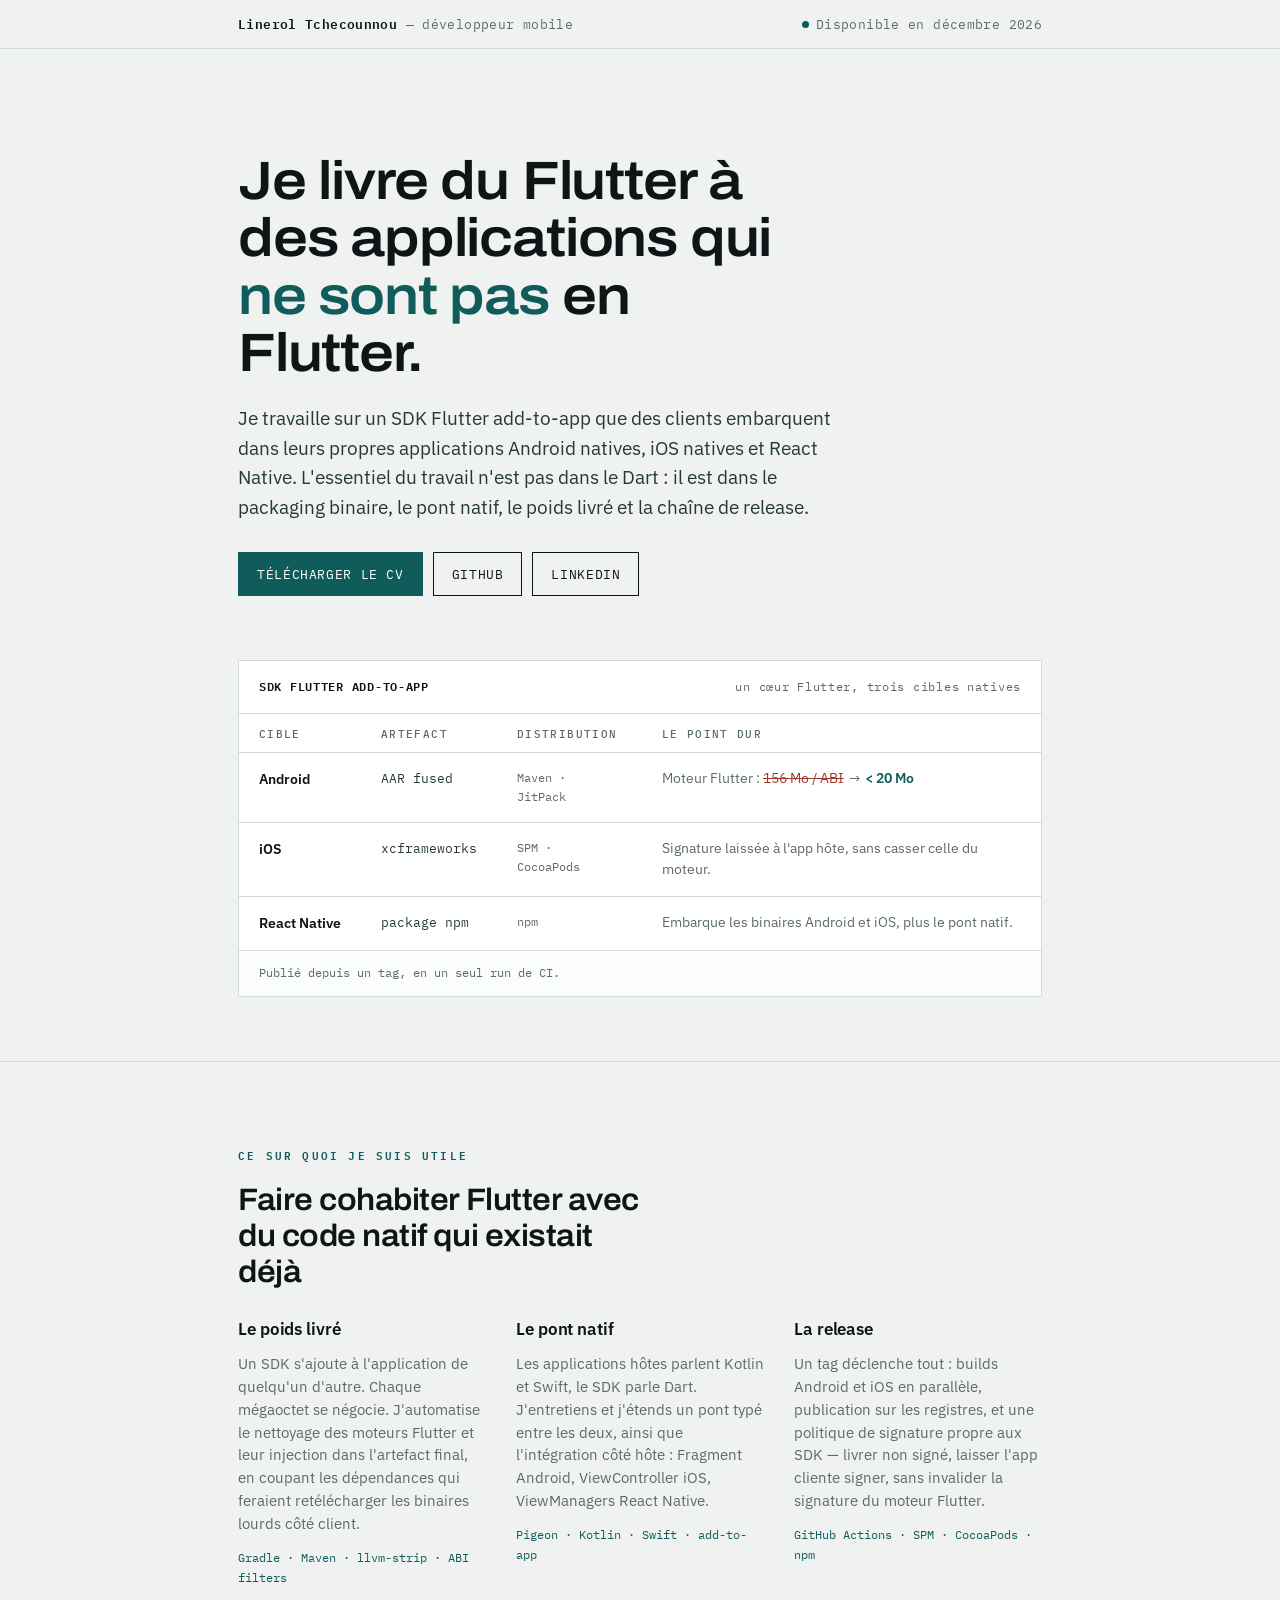
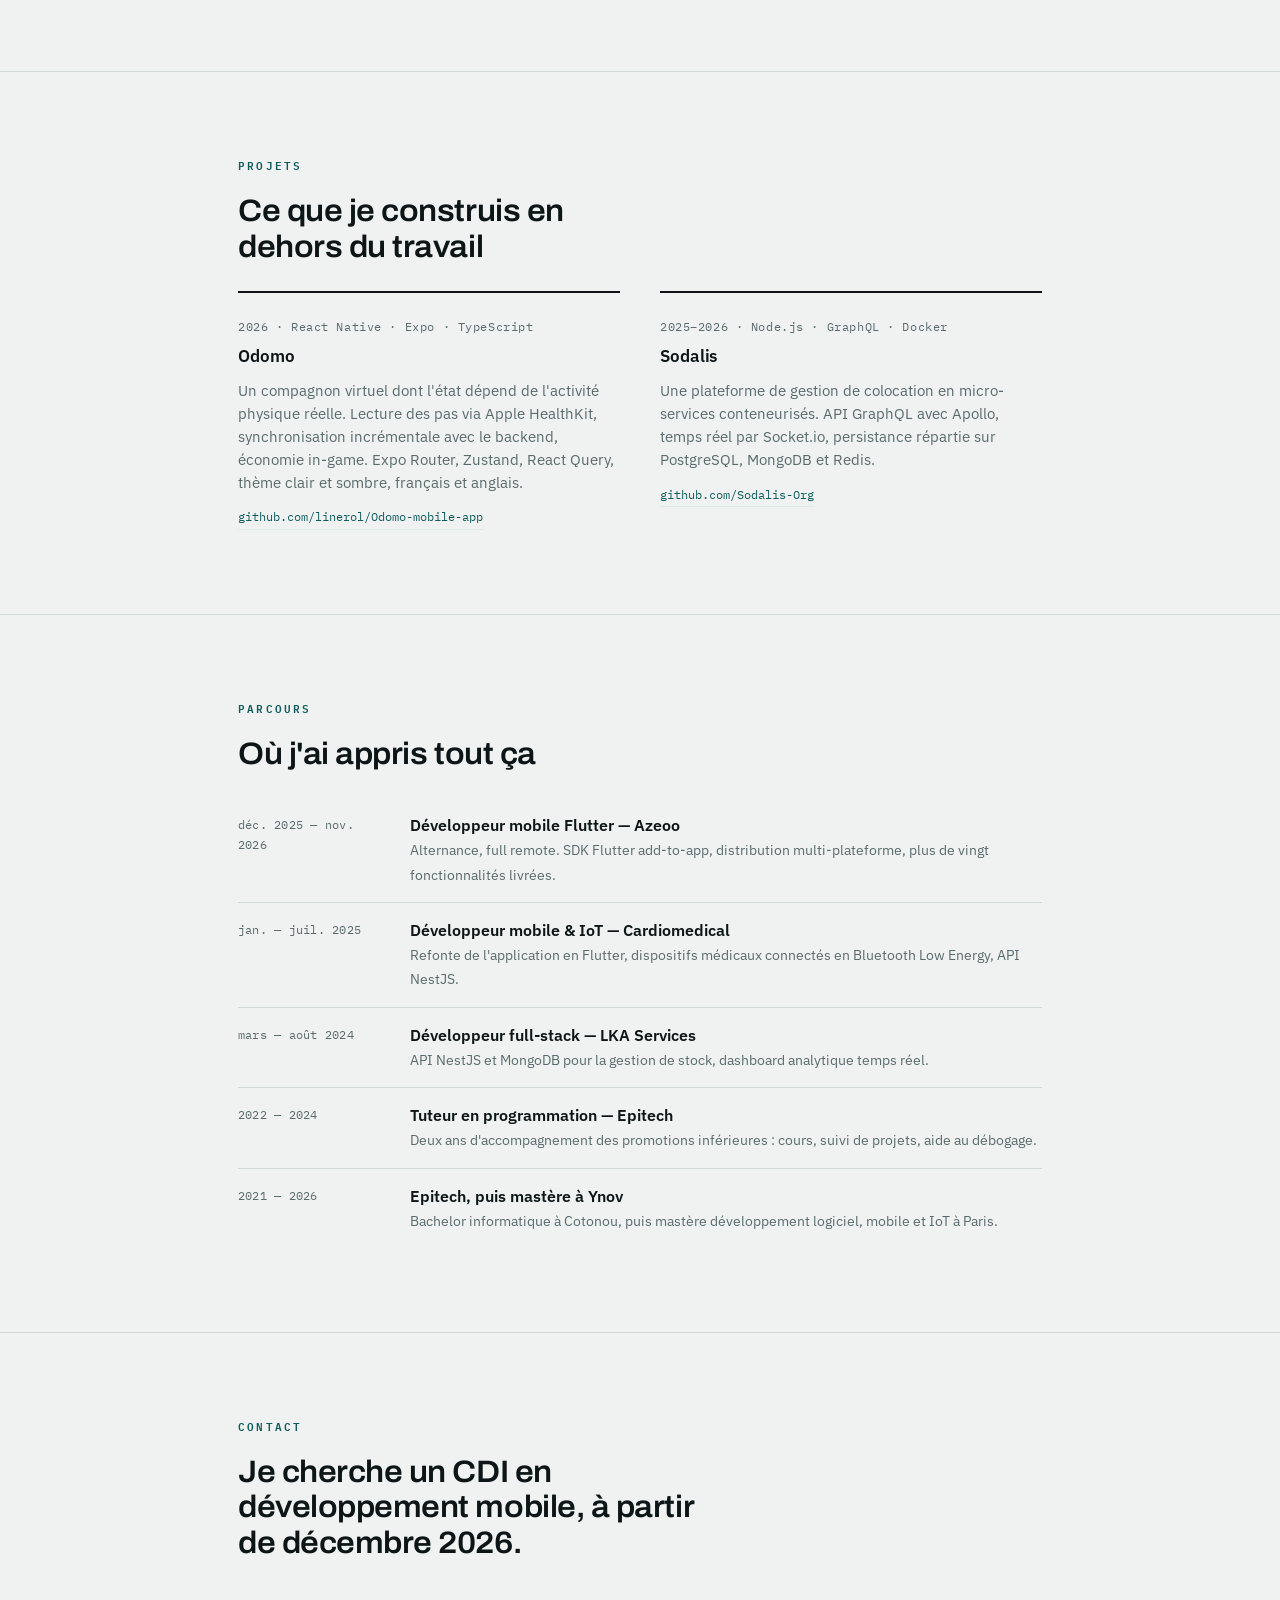
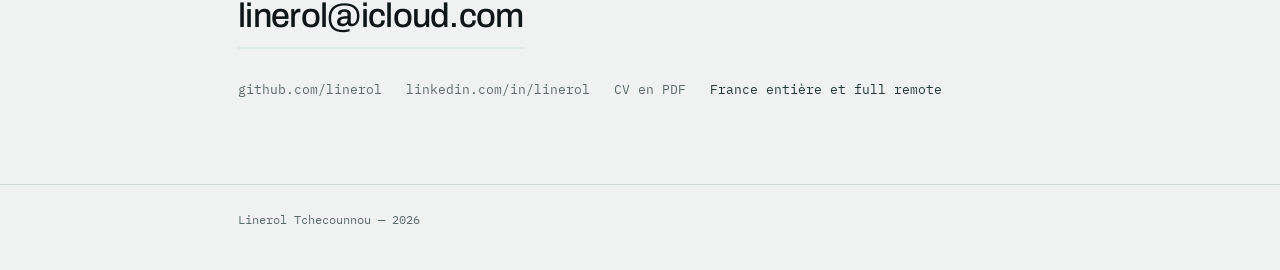
<file: index.html>
<!DOCTYPE html>
<html lang="fr">
<head>
<meta charset="utf-8">
<meta name="viewport" content="width=device-width, initial-scale=1">
<title>Linerol Tchecounnou — Développeur mobile, SDK Flutter</title>
<meta name="description" content="Développeur mobile. Je travaille sur un SDK Flutter add-to-app embarqué dans des applications Android, iOS et React Native.">
<meta property="og:title" content="Linerol Tchecounnou — Développeur mobile, SDK Flutter">
<meta property="og:description" content="Je livre du Flutter à des applications qui ne sont pas en Flutter.">
<meta property="og:type" content="website">
<link rel="preconnect" href="https://fonts.googleapis.com">
<link rel="preconnect" href="https://fonts.gstatic.com" crossorigin>
<link href="https://fonts.googleapis.com/css2?family=Archivo:wdth,wght@75..125,400..700&family=IBM+Plex+Mono:wght@400;500;600&family=IBM+Plex+Sans:wght@300;400;500;600&display=swap" rel="stylesheet">
<style>
  :root{
    --paper:#EFF2F1;
    --card:#FFFFFF;
    --ink:#0D1517;
    --body:#26383A;
    --muted:#5B6A6C;
    --hair:#D2DAD9;
    --teal:#0F5C5B;
    --teal-soft:#DFEBEA;
    --rust:#A2382C;

    --display:"Archivo",-apple-system,BlinkMacSystemFont,"Segoe UI",sans-serif;
    --sans:"IBM Plex Sans",-apple-system,BlinkMacSystemFont,"Segoe UI",sans-serif;
    --mono:"IBM Plex Mono",ui-monospace,SFMono-Regular,Menlo,Consolas,monospace;

    --wrap:900px;
    --gut:clamp(20px,5vw,48px);
  }

  *{box-sizing:border-box;margin:0;padding:0;}

  html{scroll-behavior:smooth;}
  @media (prefers-reduced-motion:reduce){
    html{scroll-behavior:auto;}
    *,*::before,*::after{animation:none!important;transition:none!important;}
  }

  body{
    background:var(--paper);
    color:var(--body);
    font-family:var(--sans);
    font-size:clamp(15px,1.05vw,16.5px);
    line-height:1.62;
    -webkit-font-smoothing:antialiased;
  }

  .wrap{max-width:var(--wrap);margin:0 auto;padding:0 var(--gut);}

  a{color:inherit;}
  a:focus-visible,button:focus-visible{outline:2px solid var(--teal);outline-offset:3px;border-radius:2px;}

  .mono{font-family:var(--mono);}

  /* ---------- top bar ---------- */
  .bar{
    border-bottom:1px solid var(--hair);
    position:sticky;top:0;z-index:20;
    background:rgba(239,242,241,.88);
    backdrop-filter:blur(8px);
  }
  .bar .wrap{
    display:flex;justify-content:space-between;align-items:center;
    gap:16px;padding-top:14px;padding-bottom:14px;
    font-family:var(--mono);font-size:12.5px;letter-spacing:.03em;
  }
  .bar .who{font-weight:600;color:var(--ink);text-decoration:none;}
  .bar .who span{color:var(--muted);font-weight:400;}
  .avail{display:inline-flex;align-items:center;gap:7px;color:var(--muted);white-space:nowrap;}
  .dot{
    width:7px;height:7px;border-radius:50%;background:var(--teal);
    box-shadow:0 0 0 0 rgba(15,92,91,.45);
    animation:pulse 2.6s ease-out infinite;
  }
  @keyframes pulse{
    0%{box-shadow:0 0 0 0 rgba(15,92,91,.45);}
    70%{box-shadow:0 0 0 7px rgba(15,92,91,0);}
    100%{box-shadow:0 0 0 0 rgba(15,92,91,0);}
  }

  /* ---------- hero ---------- */
  .hero{padding:clamp(48px,9vw,104px) 0 clamp(36px,6vw,64px);}

  h1{
    font-family:var(--display);
    font-variation-settings:"wdth" 112;
    font-weight:600;
    font-size:clamp(30px,5.2vw,54px);
    line-height:1.06;
    letter-spacing:-.022em;
    color:var(--ink);
    max-width:16ch;
  }
  h1 em{font-style:normal;color:var(--teal);}

  .lede{
    margin-top:22px;
    font-size:clamp(16px,1.5vw,19px);
    line-height:1.55;
    color:var(--body);
    max-width:56ch;
  }

  .actions{display:flex;flex-wrap:wrap;gap:10px;margin-top:30px;}
  .btn{
    font-family:var(--mono);font-size:12.5px;letter-spacing:.05em;
    text-transform:uppercase;text-decoration:none;
    padding:11px 18px;border:1px solid var(--ink);color:var(--ink);
    background:transparent;transition:background .18s ease,color .18s ease;
  }
  .btn:hover{background:var(--ink);color:var(--paper);}
  .btn.solid{background:var(--teal);border-color:var(--teal);color:#fff;}
  .btn.solid:hover{background:#0B4746;border-color:#0B4746;}

  /* ---------- artifact card (signature) ---------- */
  .artifact{
    background:var(--card);
    border:1px solid var(--hair);
    margin-top:clamp(40px,6vw,64px);
  }
  .artifact-head{
    display:flex;justify-content:space-between;align-items:baseline;
    gap:14px;flex-wrap:wrap;
    padding:16px 20px;border-bottom:1px solid var(--hair);
    font-family:var(--mono);font-size:12px;letter-spacing:.06em;
  }
  .artifact-head .t{color:var(--ink);font-weight:600;text-transform:uppercase;}
  .artifact-head .n{color:var(--muted);}

  table{width:100%;border-collapse:collapse;}
  th{
    text-align:left;font-family:var(--mono);font-size:10.5px;font-weight:500;
    letter-spacing:.13em;text-transform:uppercase;color:var(--muted);
    padding:12px 20px 9px;border-bottom:1px solid var(--hair);
  }
  td{
    padding:15px 20px;border-bottom:1px solid var(--hair);
    font-size:14px;vertical-align:top;
  }
  tr:last-child td{border-bottom:0;}
  td.plat{font-weight:600;color:var(--ink);white-space:nowrap;}
  td.art{font-family:var(--mono);font-size:12.5px;color:var(--body);}
  td.reg{font-family:var(--mono);font-size:12px;color:var(--muted);}
  td.note{color:var(--muted);font-size:13.5px;}

  .was{color:var(--rust);text-decoration:line-through;text-decoration-thickness:1px;}
  .now{color:var(--teal);font-weight:600;}
  .arrow{color:var(--muted);margin:0 5px;}

  .artifact-foot{
    padding:13px 20px;
    font-family:var(--mono);font-size:11.5px;color:var(--muted);
    border-top:1px solid var(--hair);background:#FBFCFC;
  }

  /* ---------- sections ---------- */
  section{padding:clamp(46px,7vw,84px) 0;border-top:1px solid var(--hair);}

  .eyebrow{
    font-family:var(--mono);font-size:11px;font-weight:600;
    letter-spacing:.2em;text-transform:uppercase;color:var(--teal);
    margin-bottom:20px;
  }
  h2{
    font-family:var(--display);font-variation-settings:"wdth" 106;
    font-weight:600;font-size:clamp(22px,3vw,31px);line-height:1.15;
    letter-spacing:-.015em;color:var(--ink);margin-bottom:26px;max-width:22ch;
  }
  h3{
    font-family:var(--sans);font-weight:600;font-size:17px;
    color:var(--ink);letter-spacing:-.005em;
  }

  .grid3{display:grid;gap:30px;grid-template-columns:repeat(3,1fr);}
  .cell p{margin-top:9px;font-size:14.5px;line-height:1.58;color:var(--muted);}
  .cell .tags{
    margin-top:12px;font-family:var(--mono);font-size:11.5px;
    line-height:1.7;color:var(--teal);
  }

  /* projects */
  .proj{
    display:grid;grid-template-columns:1fr 1fr;gap:30px 40px;
  }
  .proj article{border-top:2px solid var(--ink);padding-top:16px;}
  .proj .meta{
    font-family:var(--mono);font-size:11.5px;letter-spacing:.05em;
    color:var(--muted);margin-bottom:7px;
  }
  .proj p{margin-top:9px;font-size:14.5px;color:var(--muted);line-height:1.58;}
  .proj a.repo{
    display:inline-block;margin-top:13px;font-family:var(--mono);font-size:12px;
    color:var(--teal);text-decoration:none;border-bottom:1px solid var(--teal-soft);
    padding-bottom:2px;
  }
  .proj a.repo:hover{border-bottom-color:var(--teal);}

  /* timeline */
  .tl{list-style:none;}
  .tl li{
    display:grid;grid-template-columns:150px 1fr;gap:22px;
    padding:15px 0;border-bottom:1px solid var(--hair);
  }
  .tl li:last-child{border-bottom:0;}
  .tl .when{font-family:var(--mono);font-size:12px;color:var(--muted);padding-top:2px;letter-spacing:.02em;}
  .tl .what b{display:block;color:var(--ink);font-weight:600;font-size:15.5px;}
  .tl .what span{font-size:14px;color:var(--muted);}

  /* contact */
  .contact h2{max-width:26ch;}
  .mail{
    font-family:var(--display);font-variation-settings:"wdth" 100;
    font-weight:500;font-size:clamp(20px,3.4vw,34px);
    color:var(--ink);text-decoration:none;letter-spacing:-.02em;
    border-bottom:2px solid var(--teal-soft);padding-bottom:4px;
    display:inline-block;transition:border-color .18s ease;
    word-break:break-word;
  }
  .mail:hover{border-bottom-color:var(--teal);}
  .elsewhere{
    margin-top:30px;display:flex;flex-wrap:wrap;gap:8px 24px;
    font-family:var(--mono);font-size:12.5px;
  }
  .elsewhere a{color:var(--muted);text-decoration:none;border-bottom:1px solid transparent;}
  .elsewhere a:hover{color:var(--teal);border-bottom-color:var(--teal);}

  footer{
    border-top:1px solid var(--hair);padding:26px 0 40px;
    font-family:var(--mono);font-size:11.5px;color:var(--muted);
  }

  /* page-load reveal */
  .rise{opacity:0;transform:translateY(14px);animation:rise .7s cubic-bezier(.2,.7,.3,1) forwards;}
  .rise:nth-child(1){animation-delay:.04s}
  .d1{animation-delay:.10s}.d2{animation-delay:.18s}.d3{animation-delay:.26s}.d4{animation-delay:.36s}
  @keyframes rise{to{opacity:1;transform:none;}}
  @media (prefers-reduced-motion:reduce){.rise{opacity:1;transform:none;}}

  /* ---------- responsive ---------- */
  @media (max-width:760px){
    .grid3{grid-template-columns:1fr;gap:26px;}
    .proj{grid-template-columns:1fr;}
    .tl li{grid-template-columns:1fr;gap:5px;}
    h1{max-width:none;}
  }
  @media (max-width:620px){
    .artifact table,.artifact thead,.artifact tbody,.artifact tr,.artifact td{display:block;width:100%;}
    .artifact thead{display:none;}
    .artifact tr{border-bottom:1px solid var(--hair);padding:6px 0;}
    .artifact tr:last-child{border-bottom:0;}
    .artifact td{border-bottom:0;padding:5px 20px;}
    td.plat{padding-top:15px;font-size:15px;}
    td.note{padding-bottom:15px;}
  }
</style>
</head>
<body>

<div class="bar">
  <div class="wrap">
    <a class="who" href="#top">Linerol Tchecounnou <span>— développeur mobile</span></a>
    <span class="avail"><span class="dot" aria-hidden="true"></span>Disponible en décembre 2026</span>
  </div>
</div>

<main id="top">

  <!-- ================= HERO ================= -->
  <div class="hero">
    <div class="wrap">
      <h1 class="rise">Je livre du Flutter à des applications qui <em>ne sont pas</em> en Flutter.</h1>

      <p class="lede rise d1">
        Je travaille sur un SDK Flutter add-to-app que des clients embarquent dans leurs propres
        applications Android natives, iOS natives et React Native. L'essentiel du travail n'est pas
        dans le Dart : il est dans le packaging binaire, le pont natif, le poids livré et la chaîne
        de release.
      </p>

      <div class="actions rise d2">
        <a class="btn solid" href="CV_Linerol_Tchecounnou.pdf">Télécharger le CV</a>
        <a class="btn" href="https://github.com/linerol">GitHub</a>
        <a class="btn" href="https://www.linkedin.com/in/linerol/">LinkedIn</a>
      </div>

      <!-- signature element : la page de release du SDK -->
      <div class="artifact rise d3">
        <div class="artifact-head">
          <span class="t">SDK Flutter add-to-app</span>
          <span class="n">un cœur Flutter, trois cibles natives</span>
        </div>

        <table>
          <thead>
            <tr>
              <th scope="col">Cible</th>
              <th scope="col">Artefact</th>
              <th scope="col">Distribution</th>
              <th scope="col">Le point dur</th>
            </tr>
          </thead>
          <tbody>
            <tr>
              <td class="plat">Android</td>
              <td class="art">AAR fused</td>
              <td class="reg">Maven · JitPack</td>
              <td class="note">
                Moteur Flutter&nbsp;:
                <span class="was">156&nbsp;Mo / ABI</span><span class="arrow">→</span><span class="now">&lt;&nbsp;20&nbsp;Mo</span>
              </td>
            </tr>
            <tr>
              <td class="plat">iOS</td>
              <td class="art">xcframeworks</td>
              <td class="reg">SPM · CocoaPods</td>
              <td class="note">Signature laissée à l'app hôte, sans casser celle du moteur.</td>
            </tr>
            <tr>
              <td class="plat">React&nbsp;Native</td>
              <td class="art">package npm</td>
              <td class="reg">npm</td>
              <td class="note">Embarque les binaires Android et iOS, plus le pont natif.</td>
            </tr>
          </tbody>
        </table>

        <div class="artifact-foot">Publié depuis un tag, en un seul run de CI.</div>
      </div>
    </div>
  </div>

  <!-- ================= CE QUE JE FAIS ================= -->
  <section>
    <div class="wrap">
      <p class="eyebrow">Ce sur quoi je suis utile</p>
      <h2>Faire cohabiter Flutter avec du code natif qui existait déjà</h2>

      <div class="grid3">
        <div class="cell">
          <h3>Le poids livré</h3>
          <p>
            Un SDK s'ajoute à l'application de quelqu'un d'autre. Chaque mégaoctet se négocie.
            J'automatise le nettoyage des moteurs Flutter et leur injection dans l'artefact final,
            en coupant les dépendances qui feraient retélécharger les binaires lourds côté client.
          </p>
          <p class="tags">Gradle · Maven · llvm-strip · ABI filters</p>
        </div>

        <div class="cell">
          <h3>Le pont natif</h3>
          <p>
            Les applications hôtes parlent Kotlin et Swift, le SDK parle Dart. J'entretiens et
            j'étends un pont typé entre les deux, ainsi que l'intégration côté hôte : Fragment
            Android, ViewController iOS, ViewManagers React Native.
          </p>
          <p class="tags">Pigeon · Kotlin · Swift · add-to-app</p>
        </div>

        <div class="cell">
          <h3>La release</h3>
          <p>
            Un tag déclenche tout : builds Android et iOS en parallèle, publication sur les
            registres, et une politique de signature propre aux SDK — livrer non signé, laisser
            l'app cliente signer, sans invalider la signature du moteur Flutter.
          </p>
          <p class="tags">GitHub Actions · SPM · CocoaPods · npm</p>
        </div>
      </div>
    </div>
  </section>

  <!-- ================= PROJETS ================= -->
  <section>
    <div class="wrap">
      <p class="eyebrow">Projets</p>
      <h2>Ce que je construis en dehors du travail</h2>

      <div class="proj">
        <article>
          <p class="meta">2026 · React Native · Expo · TypeScript</p>
          <h3>Odomo</h3>
          <p>
            Un compagnon virtuel dont l'état dépend de l'activité physique réelle. Lecture des pas
            via Apple HealthKit, synchronisation incrémentale avec le backend, économie in-game.
            Expo Router, Zustand, React Query, thème clair et sombre, français et anglais.
          </p>
          <a class="repo" href="https://github.com/linerol/Odomo-mobile-app">github.com/linerol/Odomo-mobile-app</a>
        </article>

        <article>
          <p class="meta">2025–2026 · Node.js · GraphQL · Docker</p>
          <h3>Sodalis</h3>
          <p>
            Une plateforme de gestion de colocation en micro-services conteneurisés. API GraphQL
            avec Apollo, temps réel par Socket.io, persistance répartie sur PostgreSQL, MongoDB
            et Redis.
          </p>
          <a class="repo" href="https://github.com/Sodalis-Org">github.com/Sodalis-Org</a>
        </article>
      </div>
    </div>
  </section>

  <!-- ================= PARCOURS ================= -->
  <section>
    <div class="wrap">
      <p class="eyebrow">Parcours</p>
      <h2>Où j'ai appris tout ça</h2>

      <ul class="tl">
        <li>
          <span class="when">déc. 2025 — nov. 2026</span>
          <span class="what"><b>Développeur mobile Flutter — Azeoo</b>
          <span>Alternance, full remote. SDK Flutter add-to-app, distribution multi-plateforme, plus de vingt fonctionnalités livrées.</span></span>
        </li>
        <li>
          <span class="when">jan. — juil. 2025</span>
          <span class="what"><b>Développeur mobile &amp; IoT — Cardiomedical</b>
          <span>Refonte de l'application en Flutter, dispositifs médicaux connectés en Bluetooth Low Energy, API NestJS.</span></span>
        </li>
        <li>
          <span class="when">mars — août 2024</span>
          <span class="what"><b>Développeur full-stack — LKA Services</b>
          <span>API NestJS et MongoDB pour la gestion de stock, dashboard analytique temps réel.</span></span>
        </li>
        <li>
          <span class="when">2022 — 2024</span>
          <span class="what"><b>Tuteur en programmation — Epitech</b>
          <span>Deux ans d'accompagnement des promotions inférieures : cours, suivi de projets, aide au débogage.</span></span>
        </li>
        <li>
          <span class="when">2021 — 2026</span>
          <span class="what"><b>Epitech, puis mastère à Ynov</b>
          <span>Bachelor informatique à Cotonou, puis mastère développement logiciel, mobile et IoT à Paris.</span></span>
        </li>
      </ul>
    </div>
  </section>

  <!--
  ================= ÉCRITS =================
  À décommenter le jour où l'article est publié. Titre suggéré :
  « Réduire le poids d'un SDK Flutter add-to-app livré en AAR »

  <section>
    <div class="wrap">
      <p class="eyebrow">Écrits</p>
      <h2>Notes techniques</h2>
      <div class="proj">
        <article>
          <p class="meta">2026 · Flutter · Android</p>
          <h3>Réduire le poids d'un SDK Flutter add-to-app</h3>
          <p>Pourquoi le moteur Flutter arrive non nettoyé dans un AAR, ce que ça coûte à l'intégrateur, et comment automatiser le nettoyage sans casser la résolution de dépendances.</p>
          <a class="repo" href="#">Lire l'article</a>
        </article>
      </div>
    </div>
  </section>
  -->

  <!-- ================= CONTACT ================= -->
  <section class="contact">
    <div class="wrap">
      <p class="eyebrow">Contact</p>
      <h2>Je cherche un CDI en développement mobile, à partir de décembre 2026.</h2>
      <a class="mail" href="mailto:linerol@icloud.com">linerol@icloud.com</a>

      <div class="elsewhere">
        <a href="https://github.com/linerol">github.com/linerol</a>
        <a href="https://www.linkedin.com/in/linerol/">linkedin.com/in/linerol</a>
        <a href="CV_Linerol_Tchecounnou.pdf">CV en PDF</a>
        <span>France entière et full remote</span>
      </div>
    </div>
  </section>

</main>

<footer>
  <div class="wrap">Linerol Tchecounnou — 2026</div>
</footer>

</body>
</html>
</file>
